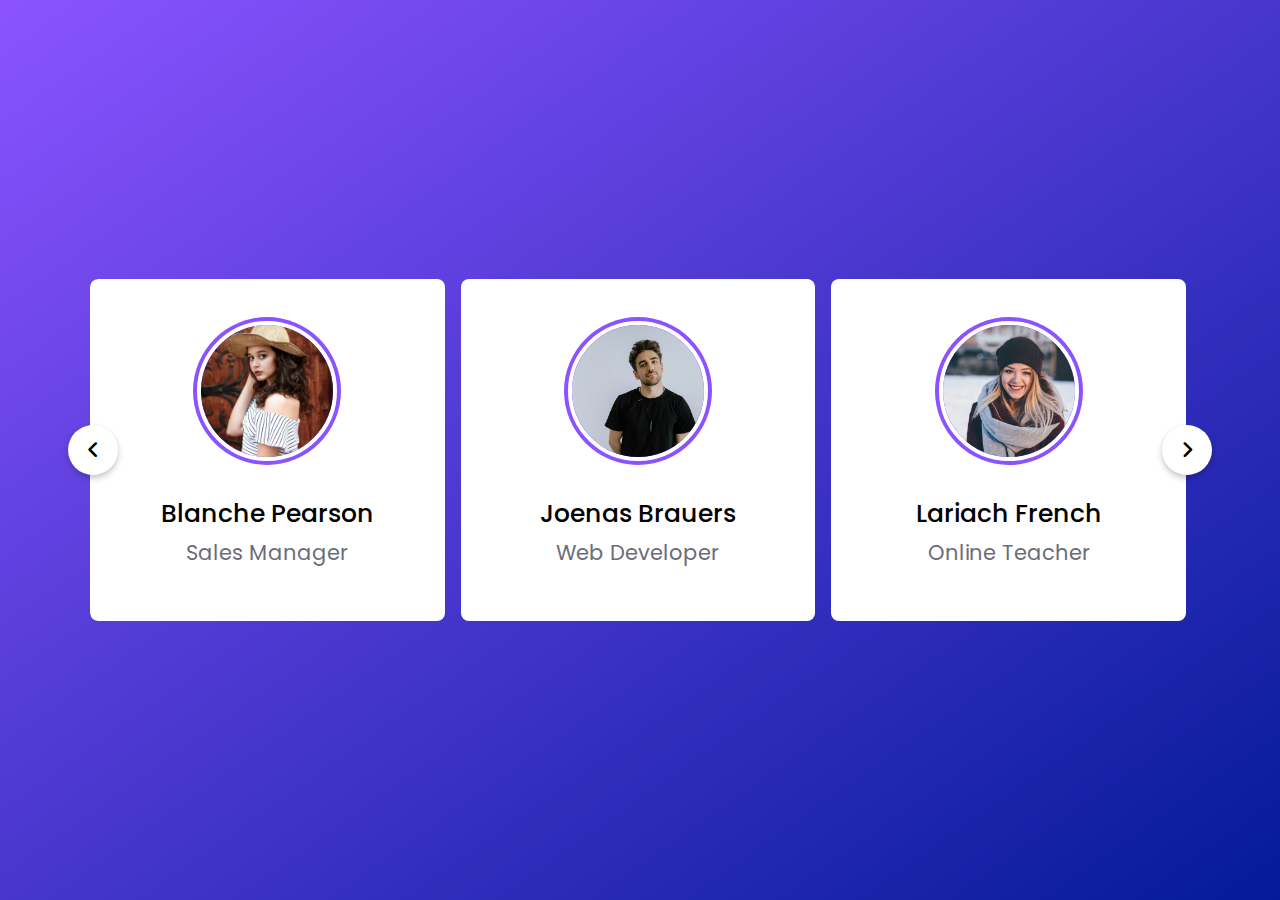
<file: hola.html>
<!DOCTYPE html>
<html lang="en">
<head>
    <meta charset="UTF-8">
    <meta name="viewport" content="width=device-width, initial-scale=1.0">
    <title>Document</title>
    <link rel="stylesheet"
href="https://cdnjs.cloudflare.com/ajax/libs/font-awesome/6.3.0/css/all.min.css">
</head>
<body>
    <style>
        /* Import Google font - Poppins */
    @import url('https://fonts.googleapis.com/css2?family=Poppins:wght@400;500;600&display=swap');
    * {
     margin: 0;
     padding: 0;
     box-sizing: border-box;
     font-family: "Poppins", sans-serif;
    }
    body {
     display: flex;
     padding: 0 35px;
     align-items: center;
     justify-content: center;
     min-height: 100vh;
     background: linear-gradient(to left top, #031A9A, #8B53FF);
    }
    .wrapper {
     max-width: 1100px;
     width: 100%;
     position: relative;
    }
    .wrapper i {
     top: 50%;
     height: 50px;
     width: 50px;
     cursor: pointer;
     font-size: 1.25rem;
     position: absolute;
     text-align: center;
     line-height: 50px;
     background: #fff;
     border-radius: 50%;
     box-shadow: 0 3px 6px rgba(0,0,0,0.23);
     transform: translateY(-50%);
     transition: transform 0.1s linear;
    }
    .wrapper i:active{
     transform: translateY(-50%) scale(0.85);
    }
    .wrapper i:first-child{
     left: -22px;
    }
    .wrapper i:last-child{
     right: -22px;
    }
    .wrapper .carousel{
     display: grid;
     grid-auto-flow: column;
     grid-auto-columns: calc((100% / 3) - 12px);
     overflow-x: auto;
     scroll-snap-type: x mandatory;
     gap: 16px;
     border-radius: 8px;
     scroll-behavior: smooth;
     scrollbar-width: none;
    }
    .carousel::-webkit-scrollbar {
     display: none;
    }
    .carousel.no-transition {
     scroll-behavior: auto;
    }
    .carousel.dragging {
     scroll-snap-type: none;
     scroll-behavior: auto;
    }
    .carousel.dragging .card {
     cursor: grab;
     user-select: none;
    }
    .carousel :where(.card, .img) {
     display: flex;
     justify-content: center;
     align-items: center;
    }
    .carousel .card {
     scroll-snap-align: start;
     height: 342px;
     list-style: none;
     background: #fff;
     cursor: pointer; 
     padding-bottom: 15px;
     flex-direction: column;
     border-radius: 8px;
    }
    .carousel .card .img {
     background: #8B53FF;
     height: 148px;
     width: 148px;
     border-radius: 50%;
    }
    .card .img img {
     width: 140px;
     height: 140px;
     border-radius: 50%;
     object-fit: cover;
     border: 4px solid #fff;
    }
    .carousel .card h2 {
     font-weight: 500;
     font-size: 1.56rem;
     margin: 30px 0 5px;
    }
    .carousel .card span {
     color: #6A6D78;
     font-size: 1.31rem;
    }
    @media screen and (max-width: 900px) {
     .wrapper .carousel {
     grid-auto-columns: calc((100% / 2) - 9px);
     }
    }
    @media screen and (max-width: 600px) {
     .wrapper .carousel {
     grid-auto-columns: 100%;
     }
    }
    
      </style>
      <script>
        const wrapper = document.querySelector(".wrapper");
    const carousel = document.querySelector(".carousel");
    const firstCardWidth = carousel.querySelector(".card").offsetWidth;
    const arrowBtns = document.querySelectorAll(".wrapper i");
    const carouselChildrens = [...carousel.children];
    let isDragging = false, isAutoPlay = true, startX, startScrollLeft,
    timeoutId;
    // Get the number of cards that can fit in the carousel at once
    let cardPerView = Math.round(carousel.offsetWidth / firstCardWidth);
    // Insert copies of the last few cards to beginning of carousel forinfinite scrolling
    carouselChildrens.slice(-cardPerView).reverse().forEach(card => {
     carousel.insertAdjacentHTML("afterbegin", card.outerHTML);
    });
    // Insert copies of the first few cards to end of carousel for infinitescrolling 
    carouselChildrens.slice(0, cardPerView).forEach(card => {
     carousel.insertAdjacentHTML("beforeend", card.outerHTML);
    });
    // Scroll the carousel at appropriate postition to hide first few duplicatecards on Firefox
    carousel.classList.add("no-transition");
    carousel.scrollLeft = carousel.offsetWidth;
    carousel.classList.remove("no-transition");
    // Add event listeners for the arrow buttons to scroll the carousel left and right
    arrowBtns.forEach(btn => {
     btn.addEventListener("click", () => {
     carousel.scrollLeft += btn.id == "left" ? -firstCardWidth :
    firstCardWidth;
     });
    });
    const dragStart = (e) => {
     isDragging = true;
     carousel.classList.add("dragging");
     // Records the initial cursor and scroll position of the carousel
     startX = e.pageX;
     startScrollLeft = carousel.scrollLeft;
    }
    const dragging = (e) => {
     if(!isDragging) return; // if isDragging is false return from here
     // Updates the scroll position of the carousel based on the cursor
    movement
     carousel.scrollLeft = startScrollLeft - (e.pageX - startX);
    }
    const dragStop = () => {
     isDragging = false;
     carousel.classList.remove("dragging");
    }
    const infiniteScroll = () => {
     // If the carousel is at the beginning, scroll to the end
     if(carousel.scrollLeft === 0) {
     carousel.classList.add("no-transition");
     carousel.scrollLeft = carousel.scrollWidth - (2 *
    carousel.offsetWidth);
     carousel.classList.remove("no-transition");
     }
     // If the carousel is at the end, scroll to the beginning
     else if(Math.ceil(carousel.scrollLeft) === carousel.scrollWidth -
    carousel.offsetWidth) {
     carousel.classList.add("no-transition");
     carousel.scrollLeft = carousel.offsetWidth;
     carousel.classList.remove("no-transition");
     }
     // Clear existing timeout & start autoplay if mouse is not hoveringover carousel
     clearTimeout(timeoutId);
     if(!wrapper.matches(":hover")) autoPlay();
    }
    const autoPlay = () => {
      if(window.innerWidth < 800 || !isAutoPlay) return; // Return if windowis smaller than 800 or isAutoPlay is false
     // Autoplay the carousel after every 2500 ms
     timeoutId = setTimeout(() => carousel.scrollLeft += firstCardWidth, 
    2500);
    }
    autoPlay();
    carousel.addEventListener("mousedown", dragStart);
    carousel.addEventListener("mousemove", dragging);
    document.addEventListener("mouseup", dragStop);
    carousel.addEventListener("scroll", infiniteScroll);
    wrapper.addEventListener("mouseenter", () => clearTimeout(timeoutId));
    wrapper.addEventListener("mouseleave", autoPlay);
      </script>
      <div class="wrapper">
        <i id="left" class="fa-solid fa-angle-left"></i>
        <ul class="carousel">
          <li class="card">
            <div class="img"><img src="images/img-1.jpg" alt="img" draggable="false"></div>
            <h2>Blanche Pearson</h2>
            <span>Sales Manager</span>
          </li>
          <li class="card">
            <div class="img"><img src="images/img-2.jpg" alt="img" draggable="false"></div>
            <h2>Joenas Brauers</h2>
            <span>Web Developer</span>
          </li>
          <li class="card">
            <div class="img"><img src="images/img-3.jpg" alt="img" draggable="false"></div>
            <h2>Lariach French</h2>
            <span>Online Teacher</span>
          </li>
          <li class="card">
            <div class="img"><img src="images/img-4.jpg" alt="img" draggable="false"></div>
            <h2>James Khosravi</h2>
            <span>Freelancer</span>
          </li>
          <li class="card">
            <div class="img"><img src="images/img-5.jpg" alt="img" draggable="false"></div>
            <h2>Kristina Zasiadko</h2>
            <span>Bank Manager</span>
          </li>
          <li class="card">
            <div class="img"><img src="images/img-6.jpg" alt="img" draggable="false"></div>
            <h2>Donald Horton</h2>
            <span>App Designer</span>
          </li>
        </ul>
        <i id="right" class="fa-solid fa-angle-right"></i>
      </div>
</body>
</html>
</file>
